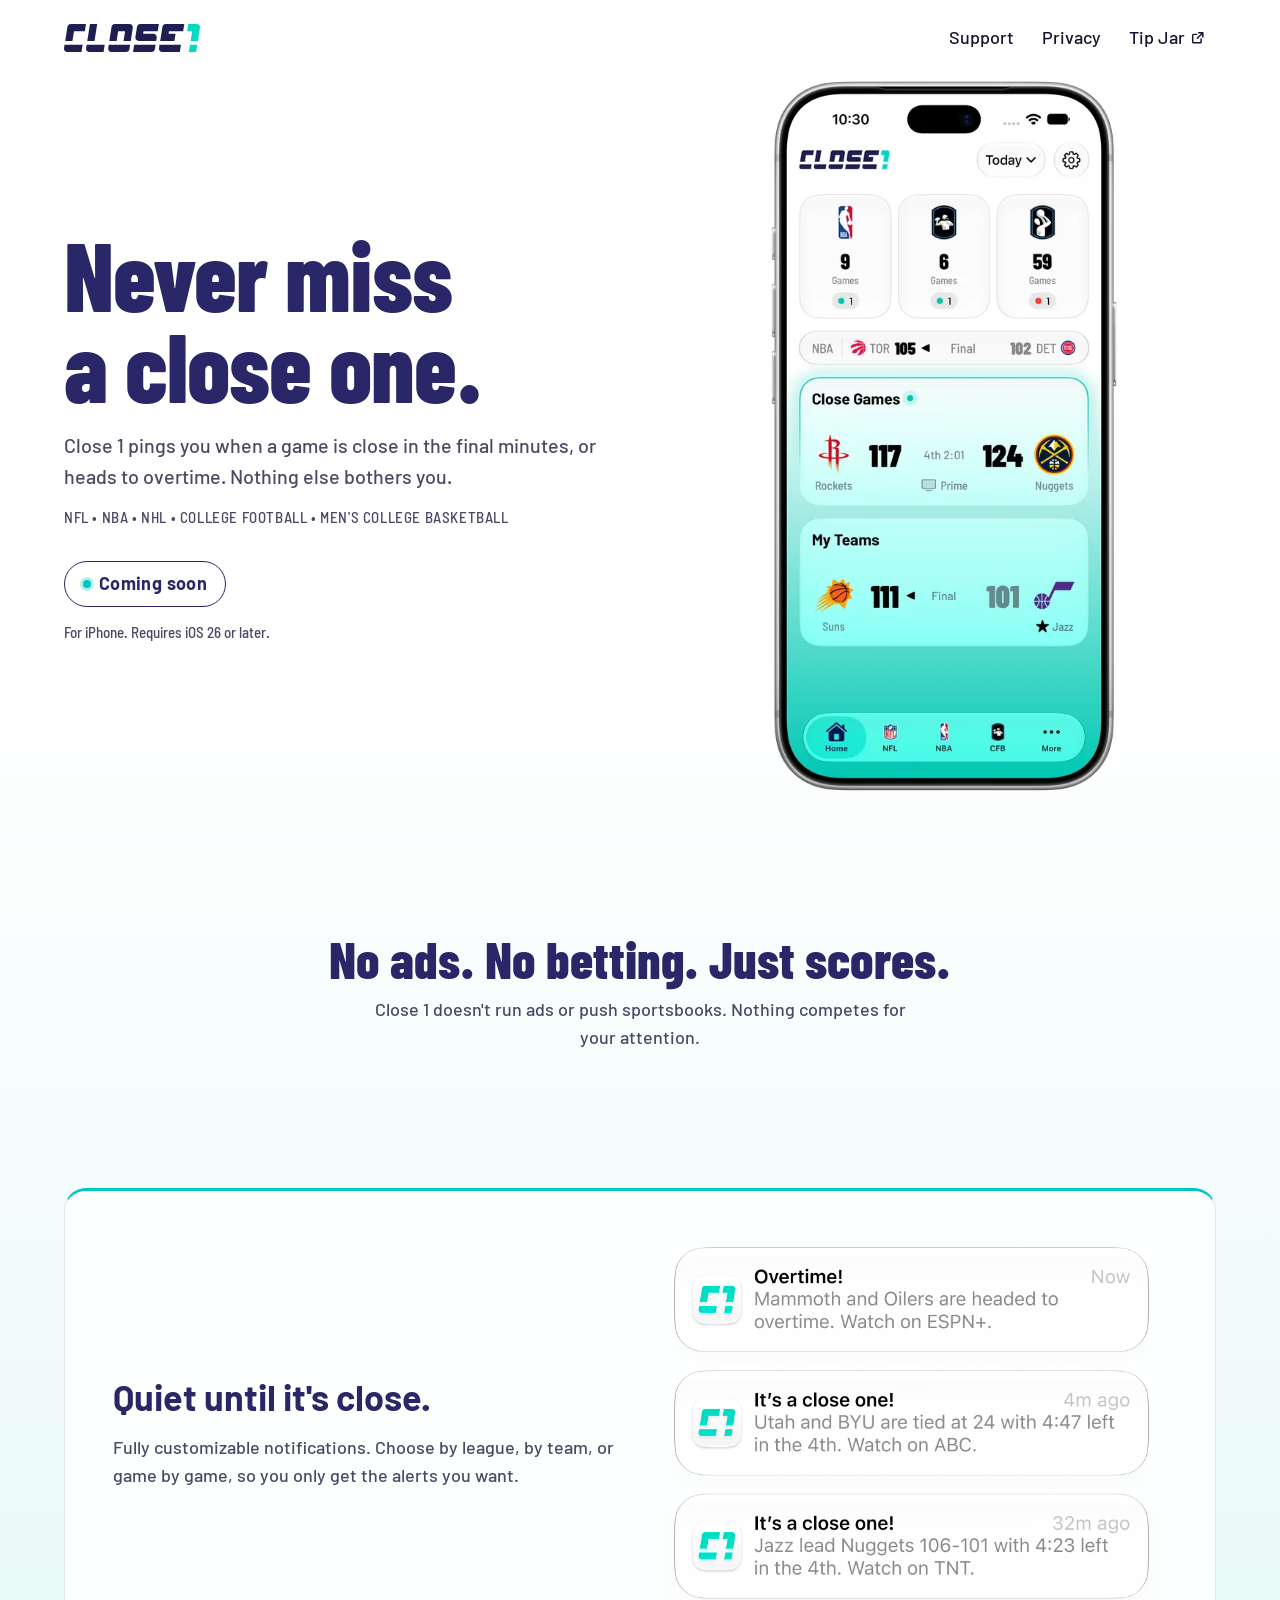
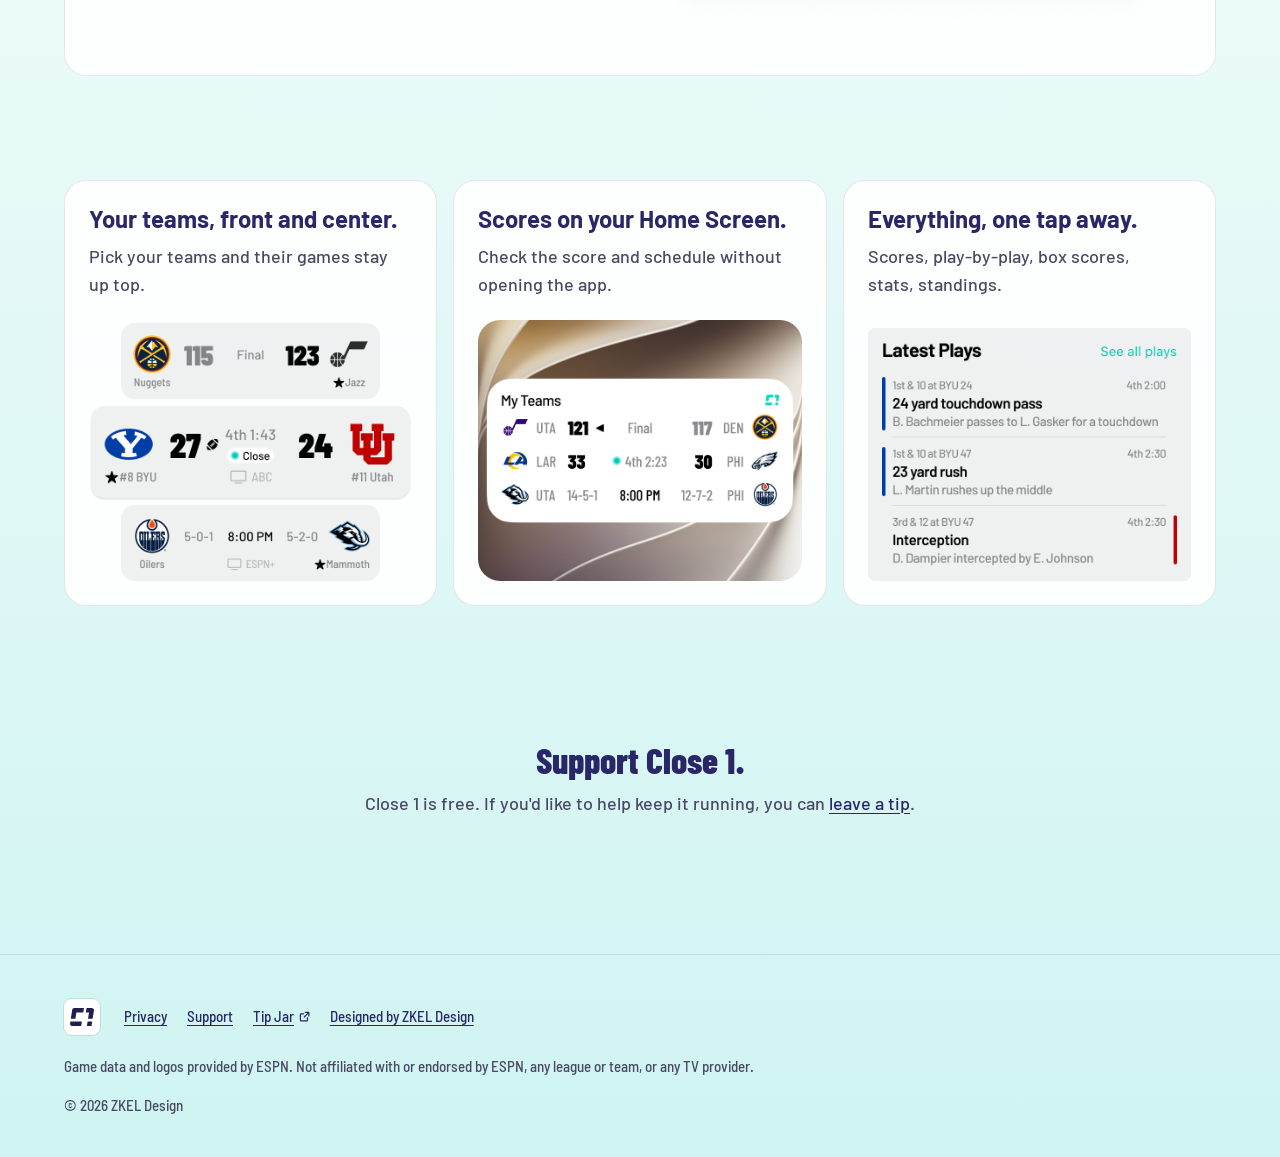
<file: index.html>
<!doctype html>
<html lang="en">
<head>
  <meta charset="utf-8">
  <meta name="viewport" content="width=device-width, initial-scale=1">
  <title>Close 1: Live Sports Scores</title>
  <meta name="description" content="Close 1 pings you when a game is close in the final minutes, or heads to overtime. NFL, college football, NBA, NHL and men's college basketball. No ads, no betting.">
  <link rel="canonical" href="https://close1app.zkeldesign.com/">
  <meta name="color-scheme" content="light dark">
  <meta name="theme-color" content="#ffffff" media="(prefers-color-scheme: light)">
  <meta name="theme-color" content="#07061a" media="(prefers-color-scheme: dark)">

  <!-- Smart App Banner: add once the app has an App Store ID, e.g.
       <meta name="apple-itunes-app" content="app-id=APP_STORE_ID"> -->

  <meta property="og:type" content="website">
  <meta property="og:site_name" content="Close 1">
  <meta property="og:title" content="Close 1: Live Sports Scores">
  <meta property="og:description" content="Close 1 pings you when a game is close in the final minutes, or heads to overtime. NFL, college football, NBA, NHL and men's college basketball. No ads, no betting.">
  <meta property="og:url" content="https://close1app.zkeldesign.com/">
  <!-- TODO(close1): add og:image, og:image:width (1200), og:image:height (630),
       og:image:alt and twitter:image once images/og-image.png exists. -->
  <meta name="twitter:card" content="summary_large_image">
  <meta name="twitter:title" content="Close 1: Live Sports Scores">
  <meta name="twitter:description" content="Close 1 pings you when a game is close in the final minutes, or heads to overtime. NFL, college football, NBA, NHL and men's college basketball. No ads, no betting.">

  <link rel="icon" href="/images/favicon.svg" type="image/svg+xml">
  <link rel="icon" href="/images/favicon-32.png" type="image/png" sizes="32x32">
  <link rel="apple-touch-icon" href="/apple-touch-icon.png">

  <link rel="preload" href="/fonts/Barlow-Medium.woff2" as="font" type="font/woff2" crossorigin>
  <link rel="preload" href="/fonts/BarlowCondensed-ExtraBold.woff2" as="font" type="font/woff2" crossorigin>
  <link rel="stylesheet" href="/styles.css">
</head>
<body>
  <a class="skip-link" href="#main">Skip to main content</a>

  <header class="site-header">
    <div class="container">
      <a class="brand" href="/">
        <picture>
          <source srcset="/images/wordmark-light.svg" media="(prefers-color-scheme: dark)">
          <img src="/images/wordmark-dark.svg" alt="Close 1" width="136" height="28">
        </picture>
      </a>
      <nav aria-label="Primary" class="site-nav">
        <ul>
          <li><a href="/support/">Support</a></li>
          <li><a href="/privacy/">Privacy</a></li>
          <li><a href="https://buymeacoffee.com/zkedesign" target="_blank" rel="noopener noreferrer">Tip Jar<svg class="ext-icon" aria-hidden="true" focusable="false" viewBox="0 0 16 16" width="12" height="12" fill="none" stroke="currentColor" stroke-width="1.75" stroke-linecap="round" stroke-linejoin="round"><path d="M9 2h5v5M14 2L7.5 8.5M12 9.5V13a1 1 0 0 1-1 1H3a1 1 0 0 1-1-1V5a1 1 0 0 1 1-1h3.5"/></svg><span class="visually-hidden"> (opens in a new tab)</span></a></li>
        </ul>
      </nav>
    </div>
  </header>

  <main id="main">
    <section class="hero">
      <div class="container">
        <div class="hero-text">
          <h1>Never miss a close one.</h1>
          <p class="hero-lede">Close 1 pings you when a game is close in the final minutes, or heads to overtime. Nothing else bothers you.</p>
          <p class="hero-leagues">NFL • NBA • NHL • College Football • Men's College Basketball</p>
          <!-- App Store badge: when the app is live, replace the "Coming soon" pill below with
               <a href="APP_STORE_URL"><img src="/images/app-store-badge-light.svg" alt="Download on the App Store" width="120" height="40"></a>
               (use a <picture> for the dark badge). See README. -->
          <p class="pill">Coming soon</p>
          <p class="fine-print">For iPhone. Requires iOS 26 or later.</p>
        </div>
        <div class="hero-media">
          <picture>
            <source type="image/webp" media="(prefers-color-scheme: dark)"
                    srcset="/images/mockup-dark-480.webp 480w, /images/mockup-dark-720.webp 720w, /images/mockup-dark-960.webp 960w"
                    sizes="23rem">
            <source type="image/png" media="(prefers-color-scheme: dark)"
                    srcset="/images/mockup-dark-480.png 480w, /images/mockup-dark-720.png 720w, /images/mockup-dark-960.png 960w"
                    sizes="23rem">
            <source type="image/webp"
                    srcset="/images/mockup-light-480.webp 480w, /images/mockup-light-720.webp 720w, /images/mockup-light-960.webp 960w"
                    sizes="23rem">
            <img src="/images/mockup-light-960.png"
                 srcset="/images/mockup-light-480.png 480w, /images/mockup-light-720.png 720w, /images/mockup-light-960.png 960w"
                 sizes="23rem"
                 width="960" height="1963" fetchpriority="high"
                 alt="Close 1 Home screen showing a Close Games card with a game in the final minutes.">
          </picture>
        </div>
      </div>
    </section>

    <section class="section">
      <div class="container">
        <div class="band">
          <h2>No ads. No betting. Just scores.</h2>
          <p>Close 1 doesn't run ads or push sportsbooks. Nothing competes for your attention.</p>
        </div>
      </div>
    </section>

    <section class="section">
      <div class="container">
        <div class="feature-main card">
          <div>
            <h2>Quiet until it's close.</h2>
            <p class="section-text">Fully customizable notifications. Choose by league, by team, or game by game, so you only get the alerts you want.</p>
          </div>
          <div class="feature-media feature-media--cutout">
            <picture>
              <source srcset="/images/notifications-dark.png" media="(prefers-color-scheme: dark)" width="1536" height="1228">
              <img src="/images/notifications-light.png" width="1616" height="1228" loading="lazy"
                   alt="Close 1 notifications for a close game and a game headed to overtime.">
            </picture>
          </div>
        </div>
      </div>
    </section>

    <section class="section">
      <div class="container">
        <ul class="feature-grid">
          <li class="feature-card card">
            <h2>Your teams, front and center.</h2>
            <p>Pick your teams and their games stay up top.</p>
            <div class="feature-media feature-media--cutout">
              <picture>
                <source srcset="/images/home-dark.png" media="(prefers-color-scheme: dark)" width="1512" height="1192">
                <img src="/images/home-light.png" width="1496" height="1192" loading="lazy"
                     alt="Close 1 Home screen with My Teams games at the top.">
              </picture>
            </div>
          </li>
          <li class="feature-card card">
            <h2>Scores on your Home Screen.</h2>
            <p>Check the score and schedule without opening the app.</p>
            <div class="feature-media">
              <picture>
                <source srcset="/images/widget-dark.png" media="(prefers-color-scheme: dark)">
                <img src="/images/widget-light.png" width="1480" height="1192" loading="lazy"
                     alt="Close 1 My Teams widget on an iPhone Home Screen showing a final, a live game and an upcoming game.">
              </picture>
            </div>
          </li>
          <li class="feature-card card">
            <h2>Everything, one tap away.</h2>
            <p>Scores, play-by-play, box scores, stats, standings.</p>
            <div class="feature-media feature-media--cutout">
              <picture>
                <source srcset="/images/follow-along-dark.png" media="(prefers-color-scheme: dark)">
                <img src="/images/follow-along-light.png" width="1480" height="1156" loading="lazy"
                     alt="Close 1 play-by-play for a college football game: a touchdown pass, a rush and an interception.">
              </picture>
            </div>
          </li>
        </ul>
      </div>
    </section>

    <section class="section">
      <div class="container">
        <div class="band band--tip">
          <h2>Support Close 1.</h2>
          <p>Close 1 is free. If you'd like to help keep it running, you can <a href="https://buymeacoffee.com/zkedesign" target="_blank" rel="noopener noreferrer">leave a tip<span class="visually-hidden"> (opens in a new tab)</span></a>.</p>
        </div>
      </div>
    </section>
  </main>

  <footer class="site-footer">
    <div class="container">
      <div class="footer-top">
        <picture>
          <source srcset="/images/monogram-dark.svg" media="(prefers-color-scheme: dark)">
          <img class="footer-mark" src="/images/monogram-light.svg" alt="" width="36" height="36">
        </picture>
        <ul class="footer-links">
          <li><a href="/privacy/">Privacy</a></li>
          <li><a href="/support/">Support</a></li>
          <li><a href="https://buymeacoffee.com/zkedesign" target="_blank" rel="noopener noreferrer">Tip Jar<svg class="ext-icon" aria-hidden="true" focusable="false" viewBox="0 0 16 16" width="12" height="12" fill="none" stroke="currentColor" stroke-width="1.75" stroke-linecap="round" stroke-linejoin="round"><path d="M9 2h5v5M14 2L7.5 8.5M12 9.5V13a1 1 0 0 1-1 1H3a1 1 0 0 1-1-1V5a1 1 0 0 1 1-1h3.5"/></svg><span class="visually-hidden"> (opens in a new tab)</span></a></li>
          <li><a href="https://zkeldesign.com">Designed by ZKEL Design</a></li>
        </ul>
      </div>
      <p>Game data and logos provided by ESPN. Not affiliated with or endorsed by ESPN, any league or team, or any TV provider.</p>
      <p>© 2026 ZKEL Design</p>
    </div>
  </footer>
</body>
</html>
</file>
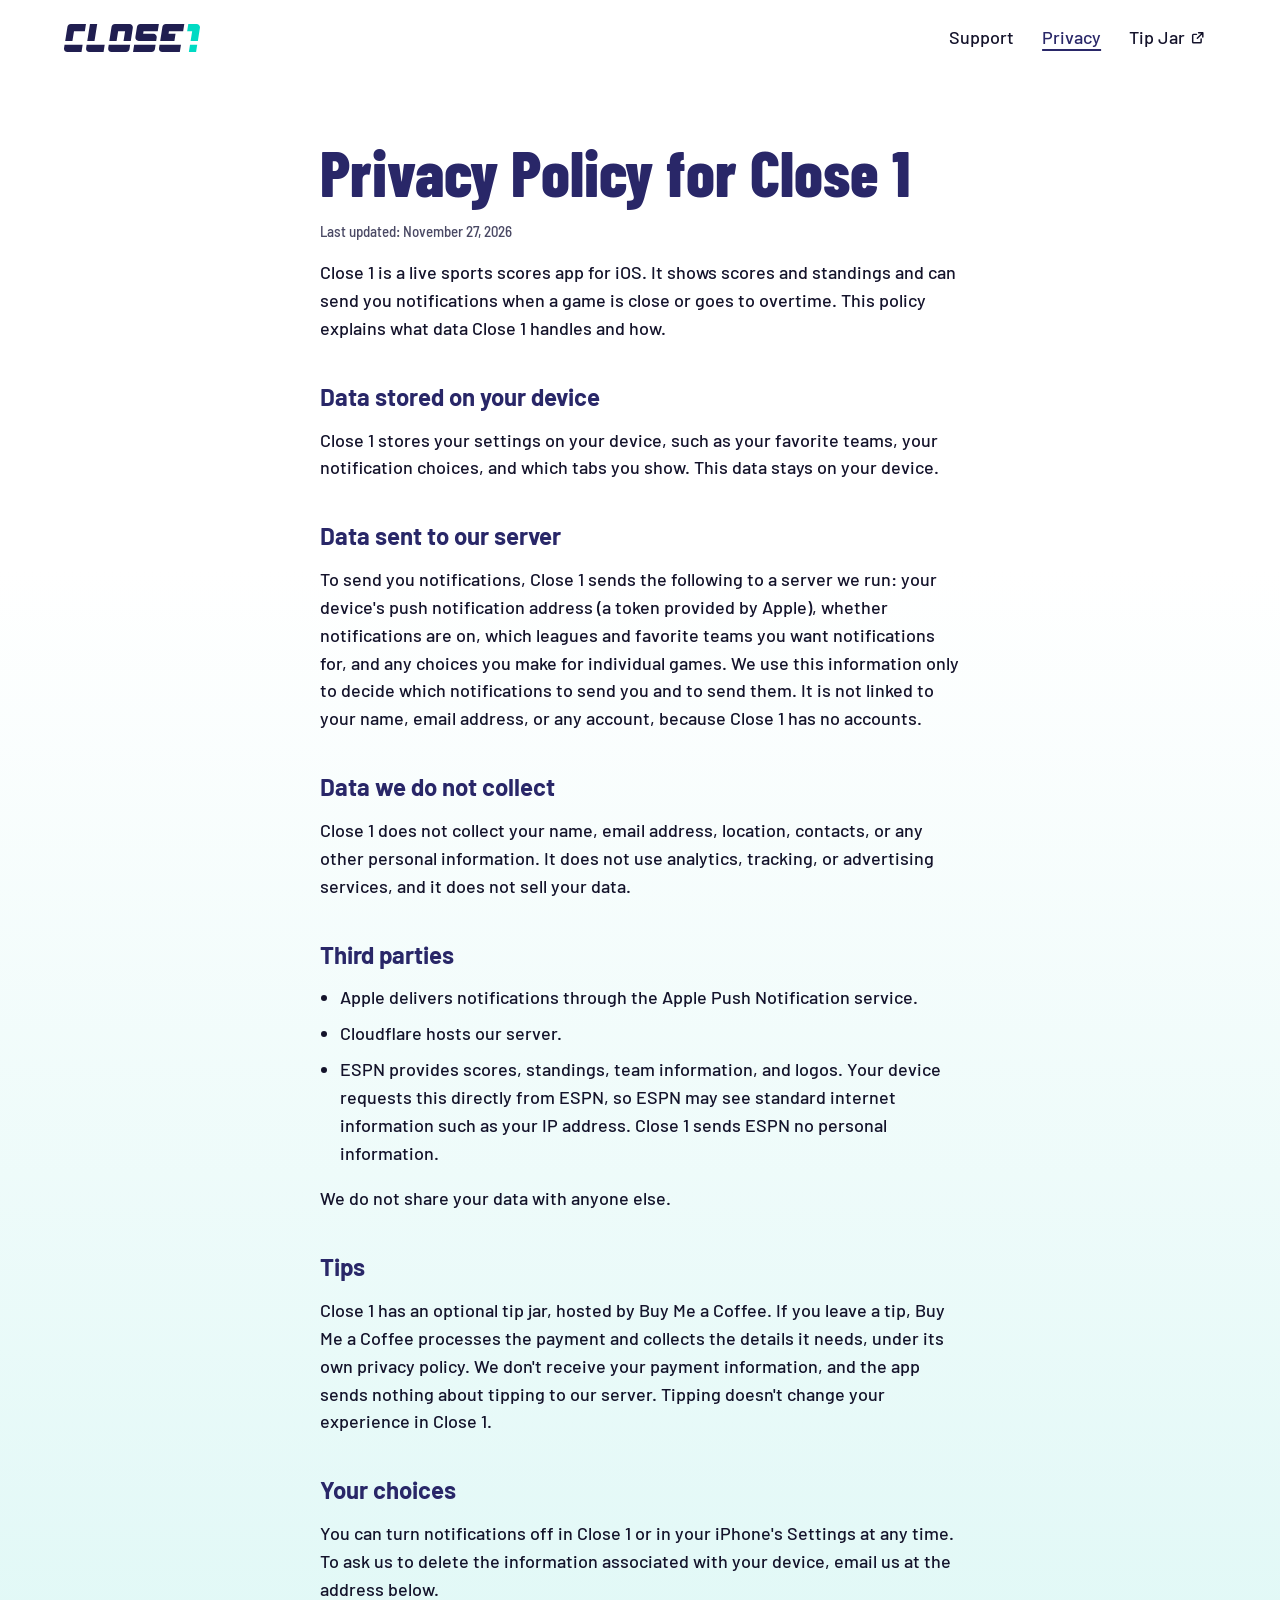
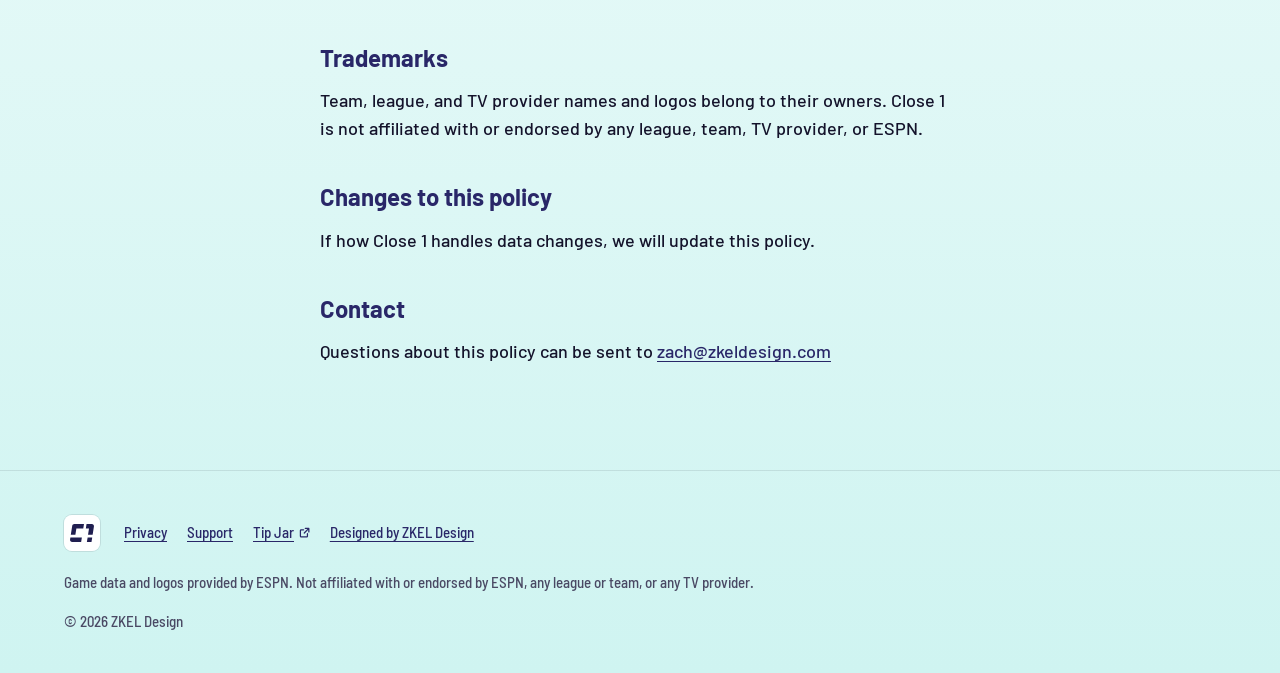
<file: privacy/index.html>
<!doctype html>
<html lang="en">
<head>
  <meta charset="utf-8">
  <meta name="viewport" content="width=device-width, initial-scale=1">
  <title>Privacy Policy: Close 1</title>
  <meta name="description" content="Close 1 has no accounts and collects no personal information. Read how notifications and game data are handled.">
  <link rel="canonical" href="https://close1app.zkeldesign.com/privacy/">
  <meta name="color-scheme" content="light dark">
  <meta name="theme-color" content="#ffffff" media="(prefers-color-scheme: light)">
  <meta name="theme-color" content="#07061a" media="(prefers-color-scheme: dark)">
  <link rel="icon" href="/images/favicon.svg" type="image/svg+xml">
  <link rel="icon" href="/images/favicon-32.png" type="image/png" sizes="32x32">
  <link rel="apple-touch-icon" href="/apple-touch-icon.png">
  <link rel="preload" href="/fonts/Barlow-Medium.woff2" as="font" type="font/woff2" crossorigin>
  <link rel="preload" href="/fonts/BarlowCondensed-ExtraBold.woff2" as="font" type="font/woff2" crossorigin>
  <link rel="stylesheet" href="/styles.css">
</head>
<body>
  <a class="skip-link" href="#main">Skip to main content</a>

  <header class="site-header">
    <div class="container">
      <a class="brand" href="/">
        <picture>
          <source srcset="/images/wordmark-light.svg" media="(prefers-color-scheme: dark)">
          <img src="/images/wordmark-dark.svg" alt="Close 1" width="136" height="28">
        </picture>
      </a>
      <nav aria-label="Primary" class="site-nav">
        <ul>
          <li><a href="/support/">Support</a></li>
          <li><a href="/privacy/" aria-current="page">Privacy</a></li>
          <li><a href="https://buymeacoffee.com/zkedesign" target="_blank" rel="noopener noreferrer">Tip Jar<svg class="ext-icon" aria-hidden="true" focusable="false" viewBox="0 0 16 16" width="12" height="12" fill="none" stroke="currentColor" stroke-width="1.75" stroke-linecap="round" stroke-linejoin="round"><path d="M9 2h5v5M14 2L7.5 8.5M12 9.5V13a1 1 0 0 1-1 1H3a1 1 0 0 1-1-1V5a1 1 0 0 1 1-1h3.5"/></svg><span class="visually-hidden"> (opens in a new tab)</span></a></li>
        </ul>
      </nav>
    </div>
  </header>

  <main id="main" class="page">
    <article class="container prose">
      <h1>Privacy Policy for Close 1</h1>
      <p class="meta">Last updated: November 27, 2026</p>
      <p>Close 1 is a live sports scores app for iOS. It shows scores and standings and can send you notifications when a game is close or goes to overtime. This policy explains what data Close 1 handles and how.</p>

      <h2>Data stored on your device</h2>
      <p>Close 1 stores your settings on your device, such as your favorite teams, your notification choices, and which tabs you show. This data stays on your device.</p>

      <h2>Data sent to our server</h2>
      <p>To send you notifications, Close 1 sends the following to a server we run: your device's push notification address (a token provided by Apple), whether notifications are on, which leagues and favorite teams you want notifications for, and any choices you make for individual games. We use this information only to decide which notifications to send you and to send them. It is not linked to your name, email address, or any account, because Close 1 has no accounts.</p>

      <h2>Data we do not collect</h2>
      <p>Close 1 does not collect your name, email address, location, contacts, or any other personal information. It does not use analytics, tracking, or advertising services, and it does not sell your data.</p>

      <h2>Third parties</h2>
      <ul>
        <li>Apple delivers notifications through the Apple Push Notification service.</li>
        <li>Cloudflare hosts our server.</li>
        <li>ESPN provides scores, standings, team information, and logos. Your device requests this directly from ESPN, so ESPN may see standard internet information such as your IP address. Close 1 sends ESPN no personal information.</li>
      </ul>
      <p>We do not share your data with anyone else.</p>

      <h2>Tips</h2>
      <p>Close 1 has an optional tip jar, hosted by Buy Me a Coffee. If you leave a tip, Buy Me a Coffee processes the payment and collects the details it needs, under its own privacy policy. We don't receive your payment information, and the app sends nothing about tipping to our server. Tipping doesn't change your experience in Close 1.</p>

      <h2>Your choices</h2>
      <p>You can turn notifications off in Close 1 or in your iPhone's Settings at any time. To ask us to delete the information associated with your device, email us at the address below.</p>

      <h2>Trademarks</h2>
      <p>Team, league, and TV provider names and logos belong to their owners. Close 1 is not affiliated with or endorsed by any league, team, TV provider, or ESPN.</p>

      <h2>Changes to this policy</h2>
      <p>If how Close 1 handles data changes, we will update this policy.</p>

      <h2>Contact</h2>
      <p>Questions about this policy can be sent to <a href="mailto:zach@zkeldesign.com">zach@zkeldesign.com</a></p>
    </article>
  </main>

  <footer class="site-footer">
    <div class="container">
      <div class="footer-top">
        <picture>
          <source srcset="/images/monogram-dark.svg" media="(prefers-color-scheme: dark)">
          <img class="footer-mark" src="/images/monogram-light.svg" alt="" width="36" height="36">
        </picture>
        <ul class="footer-links">
          <li><a href="/privacy/">Privacy</a></li>
          <li><a href="/support/">Support</a></li>
          <li><a href="https://buymeacoffee.com/zkedesign" target="_blank" rel="noopener noreferrer">Tip Jar<svg class="ext-icon" aria-hidden="true" focusable="false" viewBox="0 0 16 16" width="12" height="12" fill="none" stroke="currentColor" stroke-width="1.75" stroke-linecap="round" stroke-linejoin="round"><path d="M9 2h5v5M14 2L7.5 8.5M12 9.5V13a1 1 0 0 1-1 1H3a1 1 0 0 1-1-1V5a1 1 0 0 1 1-1h3.5"/></svg><span class="visually-hidden"> (opens in a new tab)</span></a></li>
          <li><a href="https://zkeldesign.com">Designed by ZKEL Design</a></li>
        </ul>
      </div>
      <p>Game data and logos provided by ESPN. Not affiliated with or endorsed by ESPN, any league or team, or any TV provider.</p>
      <p>© 2026 ZKEL Design</p>
    </div>
  </footer>
</body>
</html>
</file>
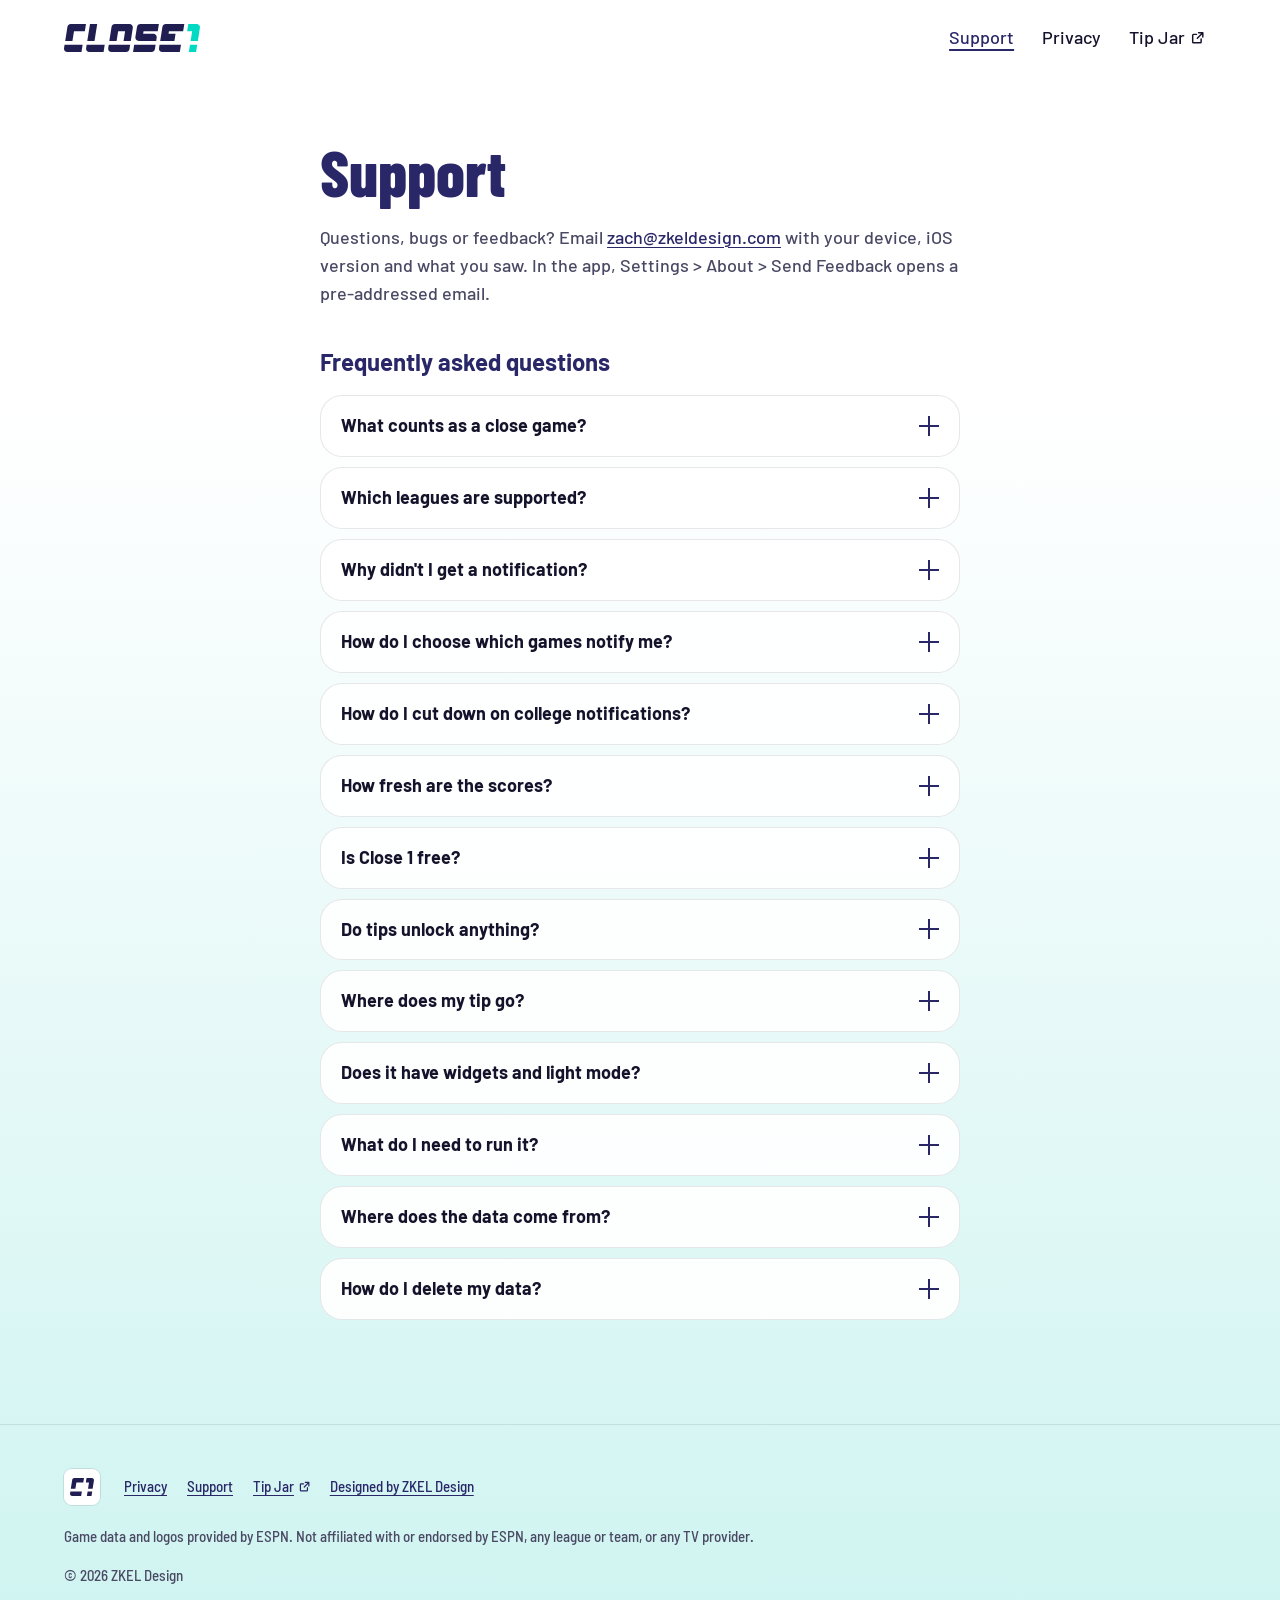
<file: support/index.html>
<!doctype html>
<html lang="en">
<head>
  <meta charset="utf-8">
  <meta name="viewport" content="width=device-width, initial-scale=1">
  <title>Support: Close 1</title>
  <meta name="description" content="Get help with Close 1: what counts as a close game, why a notification didn't arrive, and how to reach support.">
  <link rel="canonical" href="https://close1app.zkeldesign.com/support/">
  <script src="/faq.js" defer></script>
  <meta name="color-scheme" content="light dark">
  <meta name="theme-color" content="#ffffff" media="(prefers-color-scheme: light)">
  <meta name="theme-color" content="#07061a" media="(prefers-color-scheme: dark)">
  <link rel="icon" href="/images/favicon.svg" type="image/svg+xml">
  <link rel="icon" href="/images/favicon-32.png" type="image/png" sizes="32x32">
  <link rel="apple-touch-icon" href="/apple-touch-icon.png">
  <link rel="preload" href="/fonts/Barlow-Medium.woff2" as="font" type="font/woff2" crossorigin>
  <link rel="preload" href="/fonts/BarlowCondensed-ExtraBold.woff2" as="font" type="font/woff2" crossorigin>
  <link rel="stylesheet" href="/styles.css">
</head>
<body>
  <a class="skip-link" href="#main">Skip to main content</a>

  <header class="site-header">
    <div class="container">
      <a class="brand" href="/">
        <picture>
          <source srcset="/images/wordmark-light.svg" media="(prefers-color-scheme: dark)">
          <img src="/images/wordmark-dark.svg" alt="Close 1" width="136" height="28">
        </picture>
      </a>
      <nav aria-label="Primary" class="site-nav">
        <ul>
          <li><a href="/support/" aria-current="page">Support</a></li>
          <li><a href="/privacy/">Privacy</a></li>
          <li><a href="https://buymeacoffee.com/zkedesign" target="_blank" rel="noopener noreferrer">Tip Jar<svg class="ext-icon" aria-hidden="true" focusable="false" viewBox="0 0 16 16" width="12" height="12" fill="none" stroke="currentColor" stroke-width="1.75" stroke-linecap="round" stroke-linejoin="round"><path d="M9 2h5v5M14 2L7.5 8.5M12 9.5V13a1 1 0 0 1-1 1H3a1 1 0 0 1-1-1V5a1 1 0 0 1 1-1h3.5"/></svg><span class="visually-hidden"> (opens in a new tab)</span></a></li>
        </ul>
      </nav>
    </div>
  </header>

  <main id="main" class="page">
    <div class="container prose">
      <h1>Support</h1>
      <p class="lede">Questions, bugs or feedback? Email <a href="mailto:zach@zkeldesign.com">zach@zkeldesign.com</a> with your device, iOS version and what you saw. In the app, Settings &gt; About &gt; Send Feedback opens a pre-addressed email.</p>

      <h2>Frequently asked questions</h2>
      <div class="faq">
          <details id="close-game" class="card">
            <summary>What counts as a close game?</summary>
            <div class="answer"><p>In the last five minutes, a game is close when it's within 5 points in the NBA and men's college basketball, 8 points in the NFL and college football, or 1 goal in the NHL. Every overtime game counts as close. Once a game is close, it stays close until it ends.</p></div>
          </details>
          <details id="leagues" class="card">
            <summary>Which leagues are supported?</summary>
            <div class="answer"><p>NFL, NBA, NHL, FBS college football and men's college basketball (Division I). To turn leagues off or reorder them, go to Settings &gt; Leagues.</p></div>
          </details>
          <details id="missing-notification" class="card">
            <summary>Why didn't I get a notification?</summary>
            <div class="answer"><p>Check three things. Notifications must be allowed for Close 1 in iPhone Settings. The league or team must be turned on in Close 1's Settings. And the game must have met the close-game rule above. Final games don't send notifications, and alerts can lag a minute or so behind the game.</p></div>
          </details>
          <details id="choose-games" class="card">
            <summary>How do I choose which games notify me?</summary>
            <div class="answer"><p>Go to Settings &gt; Notifications. Turn on whole leagues or your My Teams. To override a single game, open its game details screen.</p></div>
          </details>
          <details id="college-notifications" class="card">
            <summary>How do I cut down on college notifications?</summary>
            <div class="answer"><p>Go to Settings &gt; Notifications and open the college football or men's college basketball page. Pick a preset like Top 25 or toggle individual conferences. Your My Teams still notify you.</p></div>
          </details>
          <details id="score-freshness" class="card">
            <summary>How fresh are the scores?</summary>
            <div class="answer"><p>Scores come from ESPN and refresh whenever you open the app or return to it. Open game screens update on their own while the game is live.</p></div>
          </details>
          <details id="free" class="card">
            <summary>Is Close 1 free?</summary>
            <div class="answer"><p>Yes. Free, with no ads and no betting promotion. If you want to support it, there's an optional <a href="https://buymeacoffee.com/zkedesign" target="_blank" rel="noopener noreferrer">tip jar<span class="visually-hidden"> (opens in a new tab)</span></a>.</p></div>
          </details>
          <details id="tips-unlock" class="card">
            <summary>Do tips unlock anything?</summary>
            <div class="answer"><p>No. Tips are optional and don't unlock features. Close 1 works the same whether you tip or not.</p></div>
          </details>
          <details id="tips-where" class="card">
            <summary>Where does my tip go?</summary>
            <div class="answer"><p>Tips go toward servers and development. They're handled by Buy Me a Coffee, and Close 1 never sees your payment details.</p></div>
          </details>
          <details id="widgets-light-mode" class="card">
            <summary>Does it have widgets and light mode?</summary>
            <div class="answer"><p>Yes to both. Widgets follow your Home Screen appearance. The app has System, Light and Dark settings.</p></div>
          </details>
          <details id="requirements" class="card">
            <summary>What do I need to run it?</summary>
            <div class="answer"><p>An iPhone running iOS 26 or later.</p></div>
          </details>
          <details id="data-source" class="card">
            <summary>Where does the data come from?</summary>
            <div class="answer"><p>Game data and logos are provided by ESPN. Close 1 is not affiliated with or endorsed by ESPN, any league or team, or any TV provider.</p></div>
          </details>
          <details id="delete-data" class="card">
            <summary>How do I delete my data?</summary>
            <div class="answer"><p>Close 1 has no accounts. To ask us to delete the information associated with your device, email <a href="mailto:zach@zkeldesign.com">zach@zkeldesign.com</a>. The <a href="/privacy/">Privacy Policy</a> covers what Close 1 handles.</p></div>
          </details>
      </div>
    </div>
  </main>

  <footer class="site-footer">
    <div class="container">
      <div class="footer-top">
        <picture>
          <source srcset="/images/monogram-dark.svg" media="(prefers-color-scheme: dark)">
          <img class="footer-mark" src="/images/monogram-light.svg" alt="" width="36" height="36">
        </picture>
        <ul class="footer-links">
          <li><a href="/privacy/">Privacy</a></li>
          <li><a href="/support/">Support</a></li>
          <li><a href="https://buymeacoffee.com/zkedesign" target="_blank" rel="noopener noreferrer">Tip Jar<svg class="ext-icon" aria-hidden="true" focusable="false" viewBox="0 0 16 16" width="12" height="12" fill="none" stroke="currentColor" stroke-width="1.75" stroke-linecap="round" stroke-linejoin="round"><path d="M9 2h5v5M14 2L7.5 8.5M12 9.5V13a1 1 0 0 1-1 1H3a1 1 0 0 1-1-1V5a1 1 0 0 1 1-1h3.5"/></svg><span class="visually-hidden"> (opens in a new tab)</span></a></li>
          <li><a href="https://zkeldesign.com">Designed by ZKEL Design</a></li>
        </ul>
      </div>
      <p>Game data and logos provided by ESPN. Not affiliated with or endorsed by ESPN, any league or team, or any TV provider.</p>
      <p>© 2026 ZKEL Design</p>
    </div>
  </footer>
</body>
</html>
</file>
<file: styles.css>
/* Close 1 site styles
   One stylesheet, no build step. Design tokens live in :root and are
   redefined for dark mode. Contrast ratios for these tokens are in README.md. */

/* ---------- Fonts (self-hosted Barlow, SIL OFL 1.1) ---------- */

@font-face {
  font-family: "Barlow";
  src: url("/fonts/Barlow-Medium.woff2") format("woff2");
  font-weight: 500;
  font-style: normal;
  font-display: swap;
}

@font-face {
  font-family: "Barlow";
  src: url("/fonts/Barlow-Bold.woff2") format("woff2");
  font-weight: 700;
  font-style: normal;
  font-display: swap;
}

@font-face {
  font-family: "Barlow Condensed";
  src: url("/fonts/BarlowCondensed-ExtraBold.woff2") format("woff2");
  font-weight: 800;
  font-style: normal;
  font-display: swap;
}

@font-face {
  font-family: "Barlow Semi Condensed";
  src: url("/fonts/BarlowSemiCondensed-Medium.woff2") format("woff2");
  font-weight: 500;
  font-style: normal;
  font-display: swap;
}

/* ---------- Design tokens ---------- */

:root {
  color-scheme: light dark;

  /* Brand */
  --navy: #292768;
  --mint: #00c7be;           /* light mode: decoration only (2.1:1 on white) */

  /* Light scheme */
  --bg: #ffffff;
  --bg-end: #cff4f1;         /* soft mint at the bottom of the page */
  --text: #14132b;
  --text-secondary: #4a4964;
  --heading: var(--navy);
  --accent: var(--navy);     /* links, pill, text accents */
  --accent-on: #ffffff;
  --focus: var(--navy);
  --decor: var(--mint);      /* glows, borders, dots */
  --live: #ff3b30;
  --surface: rgb(255 255 255 / 0.9);
  --surface-solid: #fafafa;
  --outline: rgb(20 19 43 / 0.1);
  /* Hero glow, turned off (see .hero-media::before):
  --hero-glow: 0.55;
  --hero-glow-inset: 5% -12%;
  */

  /* Type */
  --font-body: "Barlow", system-ui, -apple-system, "Segoe UI", Roboto, "Helvetica Neue", Arial, sans-serif;
  --font-display: "Barlow Condensed", "Avenir Next Condensed", "Arial Narrow", system-ui, sans-serif;
  --font-small: "Barlow Semi Condensed", "Barlow", system-ui, -apple-system, "Segoe UI", Roboto, Arial, sans-serif;

  --step-0: 1.0625rem;                                  /* 17px body */
  --step-small: 0.9375rem;                              /* 15px */
  --step-1: clamp(1.25rem, 1.1rem + 0.6vw, 1.5rem);     /* card headings */
  --step-2: clamp(1.625rem, 1.3rem + 1.4vw, 2.25rem);   /* section headings */
  --step-hero: clamp(3rem, 1.6rem + 6vw, 6rem);         /* h1 */

  /* Layout */
  --gutter: clamp(1rem, 4vw, 2rem);
  --max: 72rem;
  --radius: 1.375rem;   /* 22px */
  --space: clamp(3.5rem, 2rem + 6vw, 6.5rem);
}

@media (prefers-color-scheme: dark) {
  :root {
    --bg: #07061a;             /* near-black at the top, matching the app */
    --bg-end: #201e50;         /* brand navy at the bottom */
    --text: #ffffff;
    --text-secondary: #c3c2dc;
    --heading: #ffffff;        /* navy is unreadable on the dark background */
    --accent: #63e6e2;
    --accent-on: #201e50;
    --focus: #63e6e2;
    --decor: #63e6e2;
    --live: #ff453a;
    --surface: rgb(42 42 51 / 0.6);
    --surface-solid: #1f1e33;
    --outline: rgb(255 255 255 / 0.1);
    /* Hero glow, turned off (see .hero-media::before):
    --hero-glow: 0.22;
    --hero-glow-inset: 15% 20%;
    */
  }
}

@media (min-width: 64rem) {
  :root {
    --step-0: 1.125rem; /* 18px */
  }
}

/* ---------- Base ---------- */

*,
*::before,
*::after {
  box-sizing: border-box;
}

html {
  -webkit-text-size-adjust: 100%;
  text-size-adjust: 100%;
}

body {
  margin: 0;
  min-height: 100vh;
  display: flex;
  flex-direction: column;
  background-color: var(--bg);
  background-image: linear-gradient(180deg, var(--bg) 0%, var(--bg) 25%, var(--bg-end) 100%);
  color: var(--text);
  font-family: var(--font-body);
  font-weight: 500;
  font-size: var(--step-0);
  line-height: 1.55;
  overflow-wrap: break-word;
}

main {
  flex: 1;
}

h1,
h2,
h3 {
  margin: 0;
  color: var(--heading);
  line-height: 1.15;
  text-wrap: balance;
}

h2,
h3 {
  font-weight: 700;
}

p {
  margin: 0;
  text-wrap: pretty;
}

img,
svg {
  display: block;
  max-width: 100%;
  height: auto;
}

a {
  color: var(--accent);
  text-decoration-line: underline;
  text-decoration-thickness: 0.08em;
  text-underline-offset: 0.18em;
}

a:hover {
  text-decoration-thickness: 0.14em;
}

:focus-visible {
  outline: 3px solid var(--focus);
  outline-offset: 3px;
  border-radius: 0.25rem;
}

.container {
  width: 100%;
  max-width: calc(var(--max) + 2 * var(--gutter));
  margin-inline: auto;
  padding-inline: var(--gutter);
}

.visually-hidden {
  position: absolute !important;
  width: 1px;
  height: 1px;
  margin: -1px;
  padding: 0;
  overflow: hidden;
  clip: rect(0 0 0 0);
  white-space: nowrap;
  border: 0;
}

/* ---------- Skip link ---------- */

.skip-link {
  position: absolute;
  top: 0.5rem;
  left: 0.5rem;
  z-index: 10;
  padding: 0.75rem 1rem;
  background: var(--accent);
  color: var(--accent-on);
  font-weight: 700;
  border-radius: 0.5rem;
  transform: translateY(-200%);
}

.skip-link:focus,
.skip-link:focus-visible {
  transform: none;
  outline-color: var(--text);
}

/* ---------- Header ---------- */

.site-header .container {
  display: flex;
  flex-wrap: wrap;
  align-items: center;
  justify-content: space-between;
  gap: 0.5rem 1.5rem;
  padding-block: 1rem;
}

.brand {
  display: inline-flex;
  align-items: center;
  min-height: 2.75rem;
  padding-block: 0.25rem;
}

.brand img {
  width: 8.5rem;
  height: auto;
}

.site-nav ul {
  display: flex;
  flex-wrap: wrap;
  gap: 0.25rem;
  margin: 0;
  padding: 0;
  list-style: none;
}

.site-nav a {
  display: inline-flex;
  align-items: center;
  min-height: 2.75rem;
  min-width: 2.75rem;
  padding: 0.5rem 0.75rem;
  color: var(--text);
  text-decoration: none;
  border-radius: 999px;
}

/* "Opens in a new tab" arrow on external links. */
.ext-icon {
  /* The global svg rule makes svgs display:block, which pushed this icon onto
     its own line in running text. */
  display: inline-block;
  flex: none;
  width: 0.75em;
  height: 0.75em;
  margin-left: 0.3em;
  vertical-align: baseline;
}

.site-nav a:hover {
  background: var(--surface);
  box-shadow: inset 0 0 0 1px var(--outline);
}

.site-nav a[aria-current="page"] {
  color: var(--accent);
  text-decoration-line: underline;
  text-decoration-thickness: 2px;
  text-underline-offset: 0.3em;
}

/* ---------- Cards ---------- */

/* No backdrop-filter here: the only thing behind a card is the page's smooth
   vertical gradient, so a blur is invisible, and WebKit blanks blurred layers
   for a moment every time their width changes (e.g. on window resize). */
.card {
  background: var(--surface);
  border: 1px solid var(--outline);
  border-radius: var(--radius);
}

/* ---------- Hero ---------- */

.hero {
  padding-block: clamp(2rem, 1rem + 4vw, 4.5rem) var(--space);
}

.hero .container {
  display: grid;
  gap: clamp(2.5rem, 2rem + 3vw, 4rem);
  align-items: center;
}

.hero h1 {
  font-family: var(--font-display);
  font-weight: 800;
  font-size: var(--step-hero);
  line-height: 0.95;
  letter-spacing: -0.01em;
}

.hero-lede {
  margin-top: 1.25rem;
  max-width: 34rem;
  font-size: calc(var(--step-0) * 1.1);
  color: var(--text-secondary);
}

.hero-leagues {
  margin-top: 0.875rem;
  font-family: var(--font-small);
  font-size: var(--step-small);
  letter-spacing: 0.04em;
  text-transform: uppercase;
  color: var(--text-secondary);
}

/* Non-interactive status pill. Deliberately an outline badge, not a filled
   button, so it doesn't read as something to press. */
.pill {
  display: inline-flex;
  align-items: center;
  gap: 0.5rem;
  margin-top: 2rem;
  padding: 0.5rem 1.125rem;
  border: 1.5px solid var(--accent);
  border-radius: 999px;
  color: var(--accent);
  font-weight: 700;
  letter-spacing: 0.02em;
}

.pill::before {
  content: "";
  width: 0.5rem;
  height: 0.5rem;
  border-radius: 50%;
  background: var(--decor);
  box-shadow: 0 0 0 3px color-mix(in srgb, var(--decor) 30%, transparent);
}

.fine-print {
  margin-top: 0.875rem;
  font-family: var(--font-small);
  font-size: var(--step-small);
  color: var(--text-secondary);
}

/* The mockup is a tall, narrow phone (1350×2760), so it's sized by height,
   not width. --hero-phone-h is the max height; width follows the aspect ratio. */
.hero-media {
  --hero-phone-h: min(36rem, 75svh);
  position: relative;
  justify-self: center;
}

/* Soft mint glow behind the phone, turned off for now. To bring it back,
   uncomment this rule and the --hero-glow variables in both :root blocks.
   Light mode uses the stronger, wider values so the glow shows on white.
.hero-media::before {
  content: "";
  position: absolute;
  inset: var(--hero-glow-inset);
  z-index: -1;
  border-radius: 50%;
  background: var(--decor);
  opacity: var(--hero-glow);
  filter: blur(60px);
}
*/

.hero-media img {
  position: relative;
  width: auto;
  height: var(--hero-phone-h);
}

/* Feature images: no shadows. Rectangular screenshots get rounded corners. */
.feature-media img {
  width: 100%;
  border-radius: var(--radius);
}

/* Transparent cutouts already have their own shape, so no rounding. */
.feature-media--cutout img {
  border-radius: 0;
}

/* Side by side: the phone sits flush under the header and the text is centered
   against it. The bottom keeps the standard section gap before the next card. */
@media (min-width: 55rem) {
  .hero {
    padding-block: 0 var(--space);
  }

  .hero .container {
    grid-template-columns: 1fr 1fr;
  }

  .hero-media {
    --hero-phone-h: clamp(32rem, 80svh, 46rem);
    justify-self: center;
  }
}

/* ---------- Sections ---------- */

.section {
  padding-block: 0 var(--space);
}

.section h2 {
  font-size: var(--step-2);
}

.section-text {
  margin-top: 1rem;
  max-width: 40rem;
  color: var(--text-secondary);
}

/* No-ads statement: set straight on the page background, centered. */
.band {
  padding-block: clamp(1rem, 0.5rem + 2vw, 2rem);
  text-align: center;
}

.band h2 {
  font-family: var(--font-display);
  font-weight: 800;
  font-size: clamp(2rem, 1.4rem + 2.5vw, 3.25rem);
  line-height: 1;
}

.band p {
  margin: 0.75rem auto 0;
  max-width: 40rem;
  color: var(--text-secondary);
}

/* Main feature: a card with the accent line, so it leads the feature cards. */
.feature-main {
  display: grid;
  gap: 2rem;
  align-items: center;
  padding: clamp(1.5rem, 1rem + 3vw, 3rem);
  border-top: 3px solid var(--decor);
}

.feature-main h2 {
  max-width: 20ch;
}

@media (min-width: 55rem) {
  .feature-main:has(.feature-media) {
    grid-template-columns: 1fr 1fr;
  }
}

/* Feature grid */
.feature-grid {
  display: grid;
  grid-template-columns: repeat(auto-fit, minmax(min(100%, 18rem), 1fr));
  gap: 1rem;
  margin: 0;
  padding: 0;
  list-style: none;
}

.feature-card {
  display: flex;
  flex-direction: column;
  gap: 0.625rem;
  padding: 1.5rem;
}

.feature-card h2 {
  font-size: var(--step-1);
}

.feature-card p {
  color: var(--text-secondary);
}

.feature-card .feature-media {
  margin-top: auto;
  padding-top: 0.75rem;
}

/* Tip jar band (home page only): same layout as the no-ads band, quieter heading. */
.band--tip h2 {
  font-size: var(--step-2);
}

.band--tip a {
  white-space: nowrap;
}

/* ---------- Content pages (support, privacy, 404) ---------- */

.page {
  padding-block: clamp(2rem, 1rem + 4vw, 4rem) var(--space);
}

.prose {
  max-width: 44rem;
}

.prose h1 {
  font-family: var(--font-display);
  font-weight: 800;
  font-size: clamp(2.5rem, 1.8rem + 3vw, 4rem);
  line-height: 1;
}

.prose h2 {
  margin-top: 2.5rem;
  font-size: var(--step-1);
}

.prose p,
.prose ul {
  margin-top: 1rem;
}

.prose ul {
  padding-left: 1.25rem;
}

.prose li + li {
  margin-top: 0.5rem;
}

.prose .lede {
  margin-top: 1.25rem;
  color: var(--text-secondary);
}

.meta {
  font-family: var(--font-small);
  font-size: var(--step-small);
  color: var(--text-secondary);
}

/* ---------- FAQ ---------- */

.faq {
  margin-top: 1.25rem;
  display: grid;
  gap: 0.625rem;
}

.faq details {
  scroll-margin-top: 1rem;
}

.faq summary {
  display: flex;
  align-items: center;
  justify-content: space-between;
  gap: 1rem;
  min-height: 2.75rem;
  padding: 1rem 1.25rem;
  font-weight: 700;
  cursor: pointer;
  list-style: none;
  border-radius: var(--radius);
}

.faq summary::-webkit-details-marker {
  display: none;
}

.faq summary:focus-visible {
  outline-offset: -3px;
}

/* Plus/minus indicator: shape changes, not just color. */
.faq summary::after {
  content: "";
  flex: none;
  width: 1.25rem;
  height: 1.25rem;
  background:
    linear-gradient(currentColor, currentColor) center / 100% 2px no-repeat,
    linear-gradient(currentColor, currentColor) center / 2px 100% no-repeat;
  color: var(--accent);
}

.faq details[open] > summary::after {
  background:
    linear-gradient(currentColor, currentColor) center / 100% 2px no-repeat;
}

.faq .answer {
  padding: 0 1.25rem 1.25rem;
  color: var(--text-secondary);
}

.faq .answer p {
  margin: 0;
}

/* ---------- Footer ---------- */

.site-footer {
  padding-block: 2.5rem;
  border-top: 1px solid var(--outline);
  font-family: var(--font-small);
  font-size: var(--step-small);
  color: var(--text-secondary);
}

.site-footer .container {
  display: grid;
  gap: 1rem;
}

.footer-top {
  display: flex;
  flex-wrap: wrap;
  align-items: center;
  gap: 1rem 1.5rem;
}

.footer-mark {
  width: 2.25rem;
  height: 2.25rem;
  border-radius: 0.5rem;
  box-shadow: 0 0 0 1px var(--outline);
}

.footer-links {
  display: flex;
  flex-wrap: wrap;
  gap: 0 0.25rem;
  margin: 0;
  padding: 0;
  list-style: none;
}

.footer-links a {
  display: inline-flex;
  align-items: center;
  min-height: 2.75rem;
  padding-inline: 0.5rem;
}

.footer-links li:first-child a {
  padding-left: 0;
}

.site-footer p {
  max-width: 44rem;
}

/* ---------- 404 ---------- */

.not-found .button-link {
  display: inline-flex;
  align-items: center;
  min-height: 2.75rem;
  margin-top: 1.5rem;
}

/* ---------- Preferences ---------- */

@media (prefers-reduced-motion: reduce) {
  *,
  *::before,
  *::after {
    transition-duration: 0.01ms !important;
    animation-duration: 0.01ms !important;
    animation-iteration-count: 1 !important;
    scroll-behavior: auto !important;
  }
}

@media (forced-colors: active) {
  .card,
  .pill,
  .faq summary {
    border: 1px solid CanvasText;
  }

  .pill::before {
    forced-color-adjust: none;
    background: CanvasText;
  }

  .faq summary::after {
    forced-color-adjust: none;
    color: CanvasText;
  }

  :focus-visible {
    outline-color: Highlight;
  }
}
</file>
